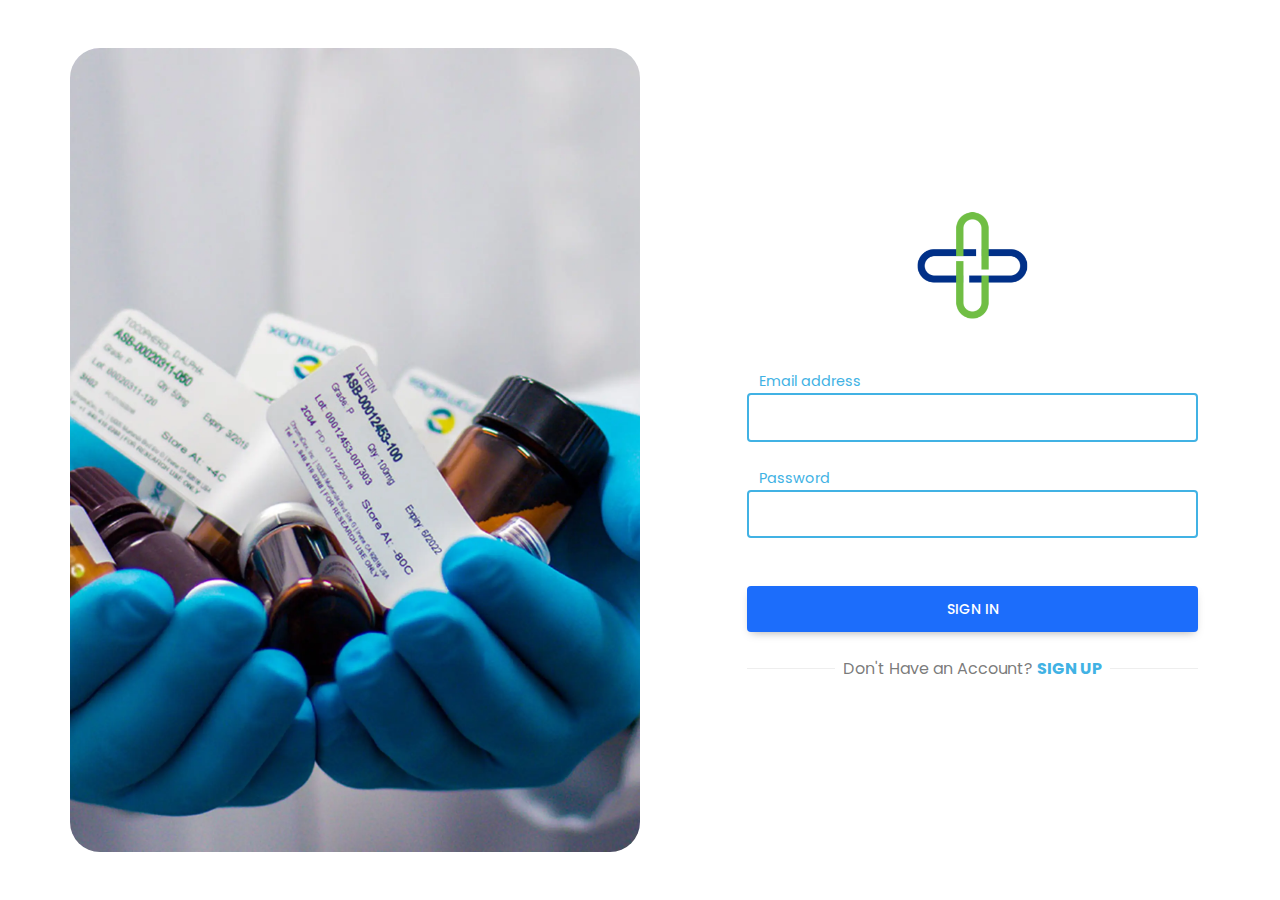
<file: pages/SignIn.html>
<!DOCTYPE html>
<html lang="en">
<head>
    <meta charset="UTF-8">
    <meta name="viewport" content="width=device-width, initial-scale=1.0">
    <title>MediHelp - Sign In </title>
    <link rel="stylesheet" href="../assets/css/login.css"/>
    <link rel="stylesheet" href="../assets/css/mdb.min.css"/>
    <link rel="icon" href="../assets/images/logo-trans.png"/>
</head>
<body>

<section class="vh-100">
    <div class="container py-5 h-100">
        <div class="row d-flex align-items-center justify-content-center h-100">

            <div class="col-md-8 col-lg-7 col-xl-6 auth-img">
            </div>

            <div class="col-md-7 col-lg-5 col-xl-5 offset-xl-1">

                <div class="container-fluid justify-content-center align-items-center d-flex">
                    <img src="../assets/images/logo-white-bg.jpg" class="auth-logo" alt="auth-logo">
                </div>

                <div class="mt-4">

                    <div class="form-outline mb-4 mt-5">
                        <input type="email" id="txtSignInEmail" class="form-control form-control-lg txt-fields" />
                        <label class="form-label" for="txtSignInEmail">Email address</label>
                    </div>

                    <div class="form-outline mb-4 mt-5">
                        <input type="password" id="txtSignInPassword" class="form-control form-control-lg txt-fields" />
                        <label class="form-label txt-fields-click" for="txtSignInPassword">Password</label>
                    </div>

                    <button type="button" class="btn btn-lg btn-block common-btn mt-5" id="btnSignIn">SIGN IN</button>

                    <div class="divider d-flex align-items-center my-4">
                        <p class="text-center mx-2 mb-0 text-muted">Don't Have an Account?  <a class="btn-span" href="signUp.html"> SIGN UP</a> </p>
                    </div>

                </div>
            </div>
        </div>
    </div>
</section>

<script src="../assets/js/jquery.min.js"></script>
<script src="../assets/js/auth.js"></script>
</body>
</html>
</file>
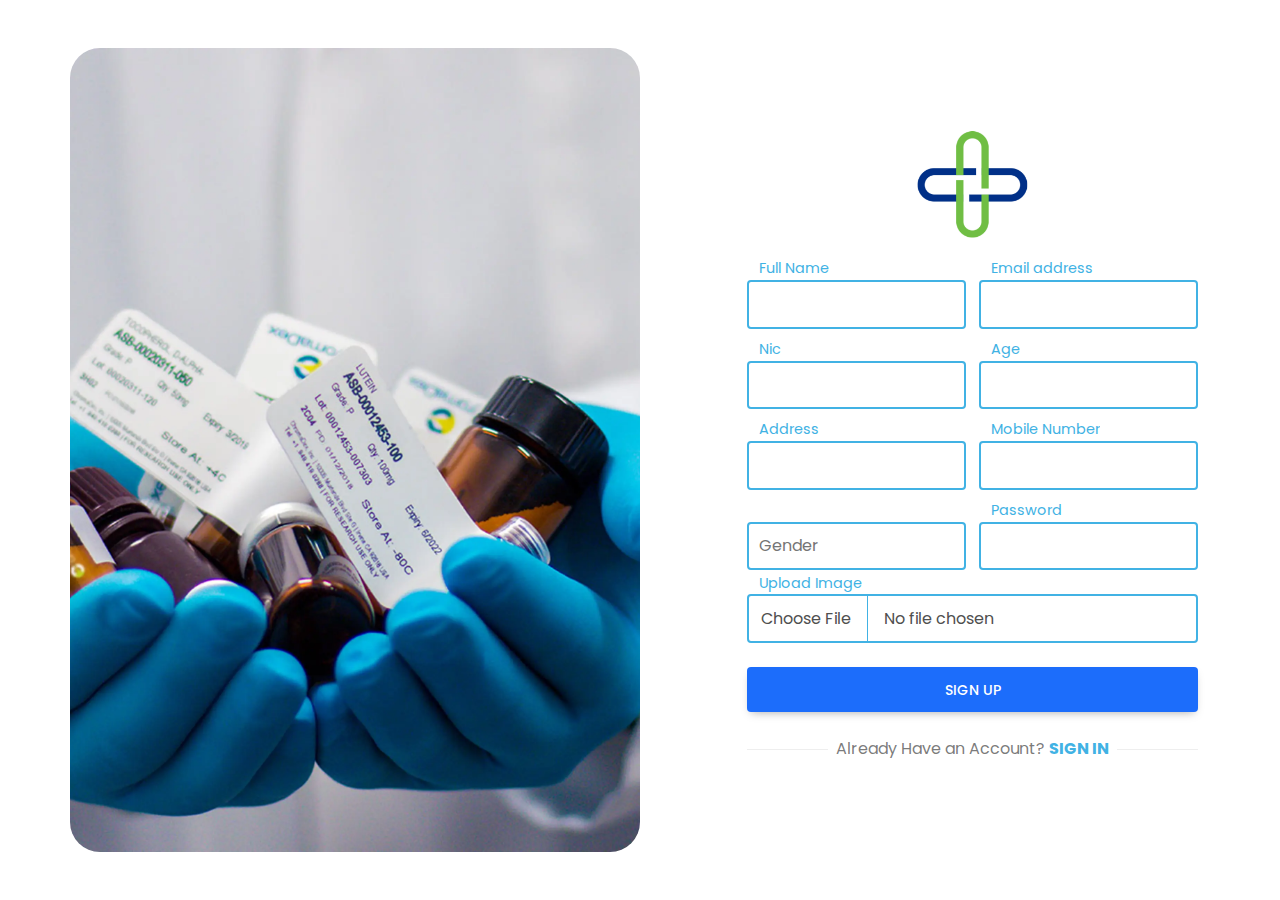
<file: pages/signUp.html>
<!DOCTYPE html>
<html lang="en">
<head>
    <meta charset="UTF-8">
    <meta name="viewport" content="width=device-width, initial-scale=1.0">
    <title>MediHelp - Sign Up </title>
    <link rel="stylesheet" href="../assets/css/login.css"/>
    <link rel="stylesheet" href="../assets/css/mdb.min.css"/>
    <link rel="icon" href="../assets/images/logo-trans.png"/>
</head>
<body>

<section class="vh-100">
    <div class="container py-5 h-100">
        <div class="row d-flex align-items-center justify-content-center h-100">

            <div class="col-md-8 col-lg-7 col-xl-6 auth-img">
            </div>

            <div class="col-md-7 col-lg-5 col-xl-5 offset-xl-1">

                <div class="container-fluid justify-content-center align-items-center d-flex">
                    <img src="../assets/images/logo-white-bg.jpg" class="auth-logo" alt="auth-logo">
                </div>

                <div class="mt-2 flex-row d-flex mt-3">
                    <div class="form-outline">
                        <input type="text" id="txtSignUpFullName" class="form-control form-control-lg txt-fields"/>
                        <label class="form-label" for="txtSignUpFullName">Full Name</label>
                    </div>
                    <div class="text-space"></div>
                    <div class="form-outline mb-3">
                        <input type="email" id="txtSignUpEmail" class="form-control form-control-lg txt-fields"/>
                        <label class="form-label" for="txtSignUpEmail">Email address</label>
                    </div>
                </div>

                <div class="mt-2 flex-row d-flex mt-3">
                    <div class="form-outline">
                        <input type="text" id="txtSignUpNic" class="form-control form-control-lg txt-fields"/>
                        <label class="form-label" for="txtSignUpNic">Nic</label>
                    </div>
                    <div class="text-space"></div>
                    <div class="form-outline mb-3">
                        <input type="number" id="txtSignUpAge" class="form-control form-control-lg txt-fields"/>
                        <label class="form-label" for="txtSignUpAge">Age</label>
                    </div>
                </div>

                <div class="mt-2 flex-row d-flex mt-3">
                    <div class="form-outline">
                        <input type="text" id="txtSignUpAddress" class="form-control form-control-lg txt-fields"/>
                        <label class="form-label" for="txtSignUpAddress">Address</label>
                    </div>
                    <div class="text-space"></div>
                    <div class="form-outline mb-3">
                        <input type="number" id="txtSignUpMobile" class="form-control form-control-lg txt-fields"/>
                        <label class="form-label" for="txtSignUpMobile">Mobile Number</label>
                    </div>
                </div>

                <div class="mt-2 flex-row d-flex mt-3">

                    <div class="form-outline">
                        <select id="txtGender" class="form-control form-control-lg txt-fields">
                            <option value=""></option>
                            <option value="Women">Women</option>
                            <option value="Men">Men</option>
                        </select>
                        <label class="form-label txt-fields-click" for="txtGender">Gender</label>
                    </div>

                    <div class="text-space"></div>

                    <div class="form-outline">
                        <input type="password" id="txtSignUpPassword" class="form-control form-control-lg txt-fields"/>
                        <label class="form-label txt-fields-click" for="txtSignUpPassword">Password</label>
                    </div>
                </div>

                <div class="mt-2 flex-row d-flex mt-4">
                    <div class="form-outline">
                        <input type="file" id="fileUpload" class="form-control form-control-lg txt-fields"/>
                        <label class="form-label txt-fields-click" for="fileUpload">Upload Image</label>
                    </div>
                </div>

                <button type="button" class="btn btn-lg btn-block common-btn mt-4" id="btnSignUp">SIGN UP</button>

                <div class="divider d-flex align-items-center my-4">
                    <p class="text-center mx-2 mb-0 text-muted">Already Have an Account? <a class="btn-span"
                                                                                            href="SignIn.html"> SIGN
                        IN</a></p>
                </div>

            </div>
        </div>
    </div>
    </div>
</section>

<script src="../assets/js/jquery.min.js"></script>
<script src="../assets/js/auth.js"></script>
<script src="../assets/js/mdb.umd.min.js"></script>
</body>
</html>
</file>
<file: assets/css/login.css>
@import url("https://fonts.googleapis.com/css2?family=Poppins:wght@500&display=swap");

* {
    font-family: Poppins, sans-serif;
}

.divider:after,
.divider:before {
    content: "";
    flex: 1;
    height: 1px;
    background: #eee;
}

.auth-logo {
    height: 150px;
}

.auth-img {
    background-image: url("../images/cover-2.jpg");
    width: 100%;
    background-size: cover;
    background-position: center;
    height: 100%;
    border-radius: 30px;
}

.form-outline {
    position: relative;
}

.form-outline input:focus + .form-label,
.form-outline input:not(:placeholder-shown) + .form-label {
    transform: translateY(-100%);
    font-size: 0.9rem;
    color: #41b2e4;
}

.form-outline input:not(:placeholder-shown) ~ .form-label {
    font-size: 0.9rem;
    color: #41b2e4;
}

.txt-fields {
    border: 2px solid #41b2e4 !important;
}

.common-btn {
    background-color: #1c6dfb !important;
    color: white !important;
}

.btn-span {
    color: #41b2e4;
    font-weight: bold;
    cursor: pointer;
}

.text-space {
    width: 25px;
}
</file>
